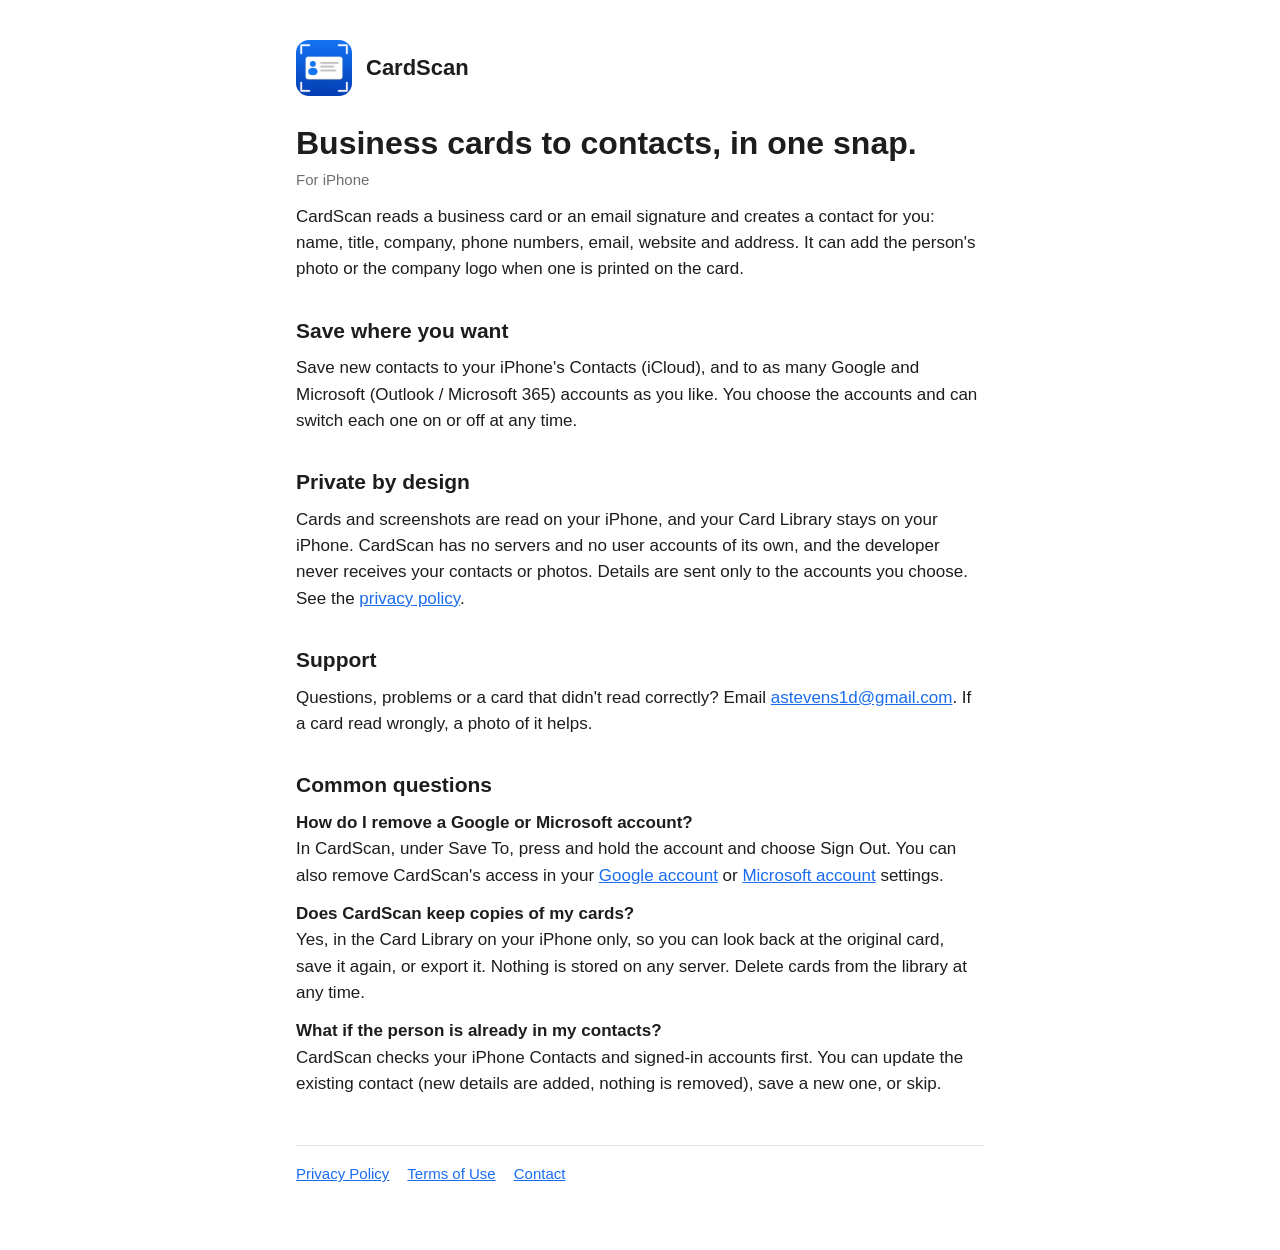
<file: index.html>
<!doctype html>
<html lang="en"><head><meta charset="utf-8"><meta name="viewport" content="width=device-width, initial-scale=1">
<title>Andrew D. Stevens</title><meta http-equiv="refresh" content="0; url=/cardscan/"></head>
<body><p><a href="/cardscan/">CardScan</a></p></body></html>
</file>
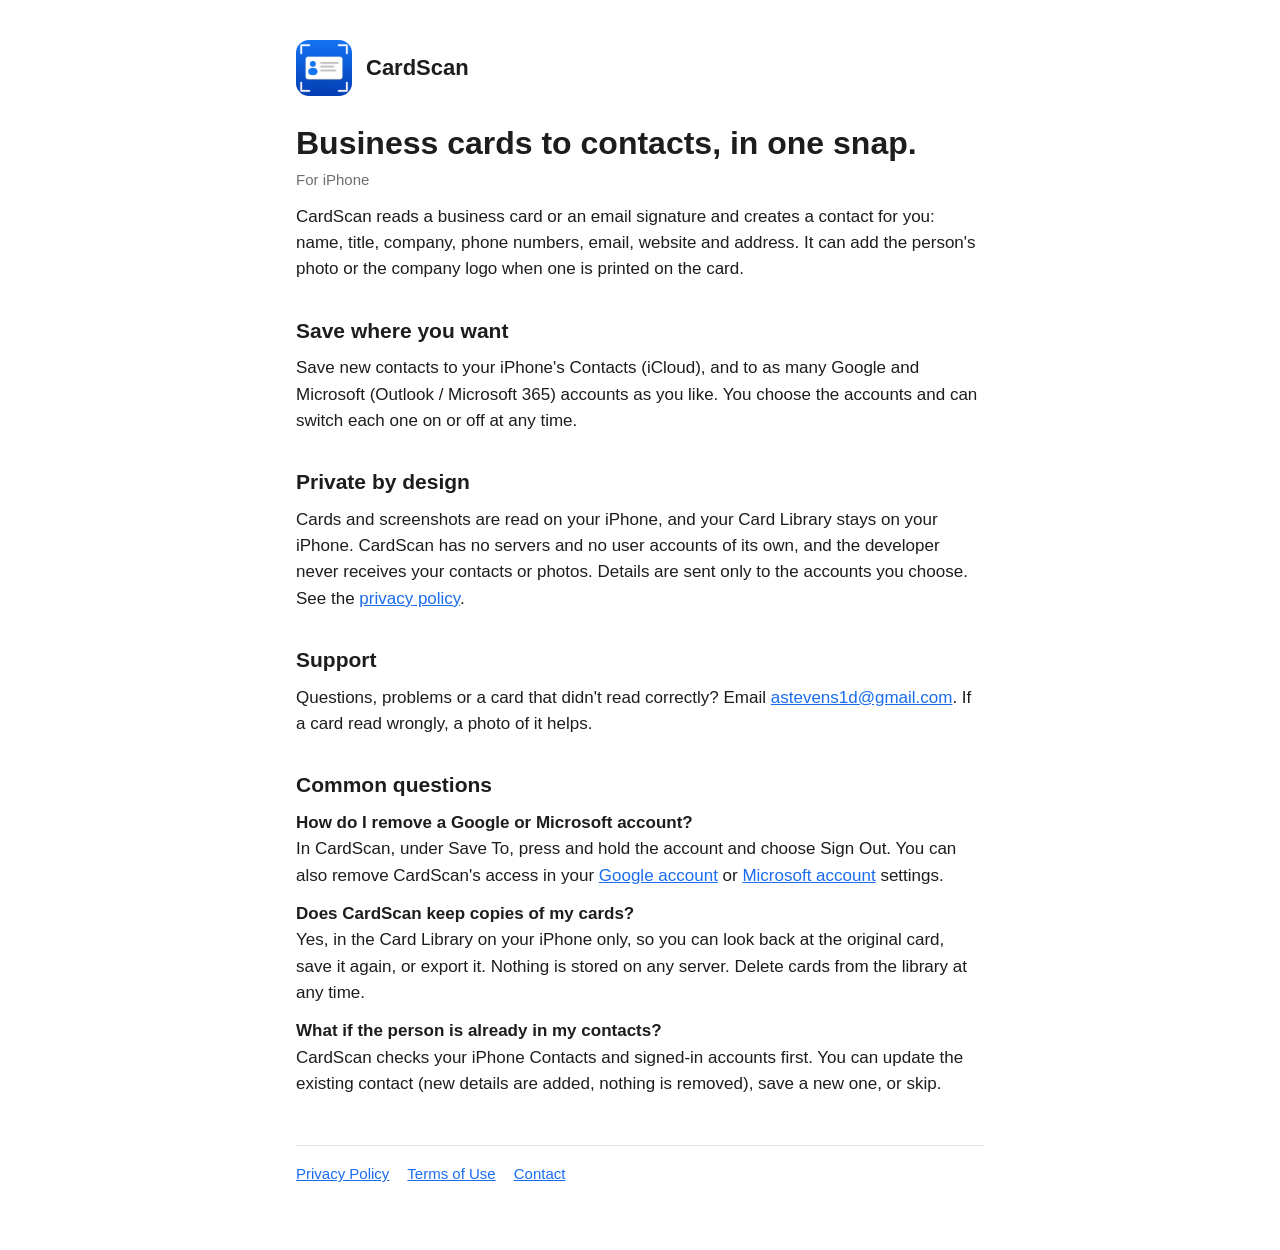
<file: cardscan/index.html>
<!doctype html>
<html lang="en">
<head>
<meta charset="utf-8">
<meta name="viewport" content="width=device-width, initial-scale=1">
<title>CardScan</title>
<meta name="description" content="CardScan turns business cards and email signatures into contacts on your iPhone.">
<link rel="icon" href="icon.png">
<link rel="stylesheet" href="style.css">
</head>
<body>
<main>
  <header><img src="icon.png" alt=""><a href="/cardscan/">CardScan</a></header>

  <h1>Business cards to contacts, in one snap.</h1>
  <p class="muted">For iPhone</p>

  <p>CardScan reads a business card or an email signature and creates a contact for you: name, title, company, phone numbers, email, website and address. It can add the person's photo or the company logo when one is printed on the card.</p>

  <h2>Save where you want</h2>
  <p>Save new contacts to your iPhone's Contacts (iCloud), and to as many Google and Microsoft (Outlook / Microsoft 365) accounts as you like. You choose the accounts and can switch each one on or off at any time.</p>

  <h2>Private by design</h2>
  <p>Cards and screenshots are read on your iPhone, and your Card Library stays on your iPhone. CardScan has no servers and no user accounts of its own, and the developer never receives your contacts or photos. Details are sent only to the accounts you choose. See the <a href="/cardscan/privacy-policy/">privacy policy</a>.</p>

  <h2>Support</h2>
  <p>Questions, problems or a card that didn't read correctly? Email <a href="mailto:astevens1d@gmail.com?subject=CardScan%20support">astevens1d@gmail.com</a>. If a card read wrongly, a photo of it helps.</p>

  <h2>Common questions</h2>
  <p><strong>How do I remove a Google or Microsoft account?</strong><br>In CardScan, under Save To, press and hold the account and choose Sign Out. You can also remove CardScan's access in your <a href="https://myaccount.google.com/connections">Google account</a> or <a href="https://account.live.com/consent/Manage">Microsoft account</a> settings.</p>
  <p><strong>Does CardScan keep copies of my cards?</strong><br>Yes, in the Card Library on your iPhone only, so you can look back at the original card, save it again, or export it. Nothing is stored on any server. Delete cards from the library at any time.</p>
  <p><strong>What if the person is already in my contacts?</strong><br>CardScan checks your iPhone Contacts and signed-in accounts first. You can update the existing contact (new details are added, nothing is removed), save a new one, or skip.</p>

  <nav><a href="/cardscan/privacy-policy/">Privacy Policy</a><a href="/cardscan/terms/">Terms of Use</a><a href="mailto:astevens1d@gmail.com">Contact</a></nav>
</main>
</body>
</html>
</file>
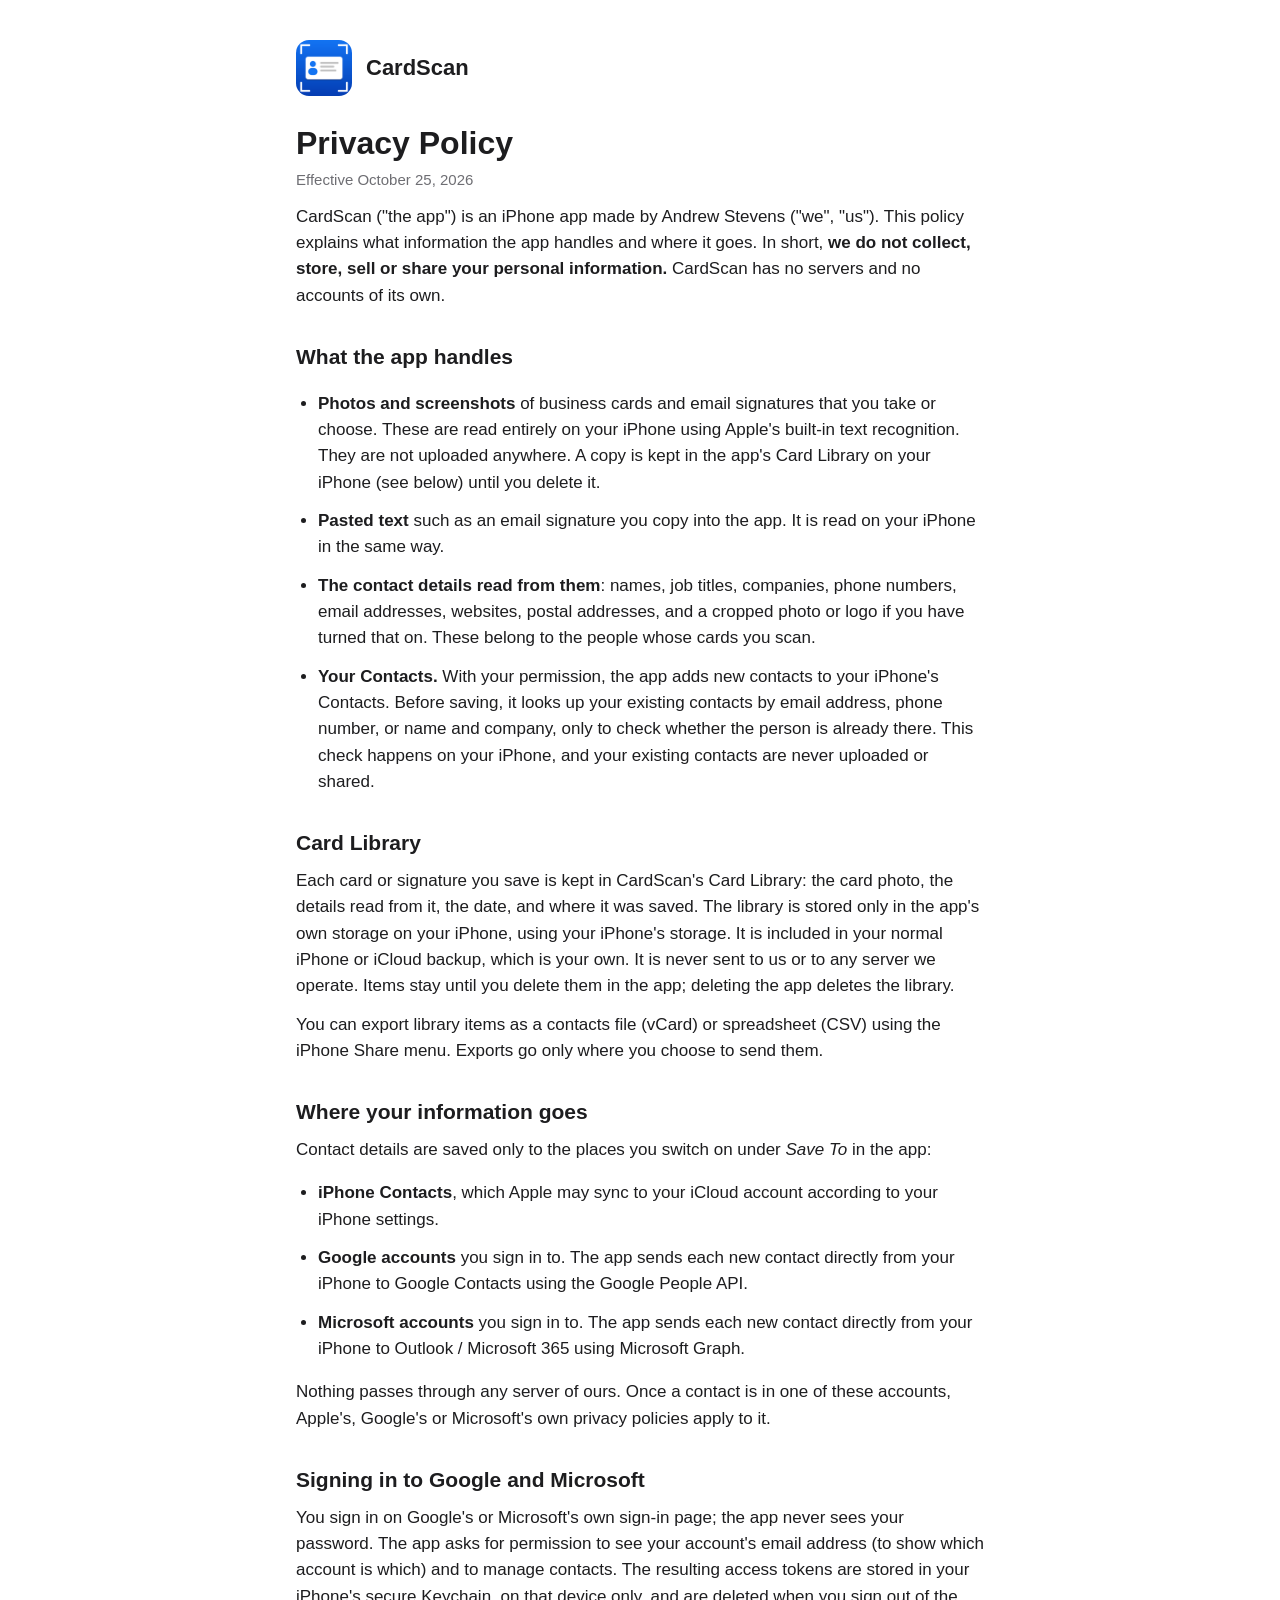
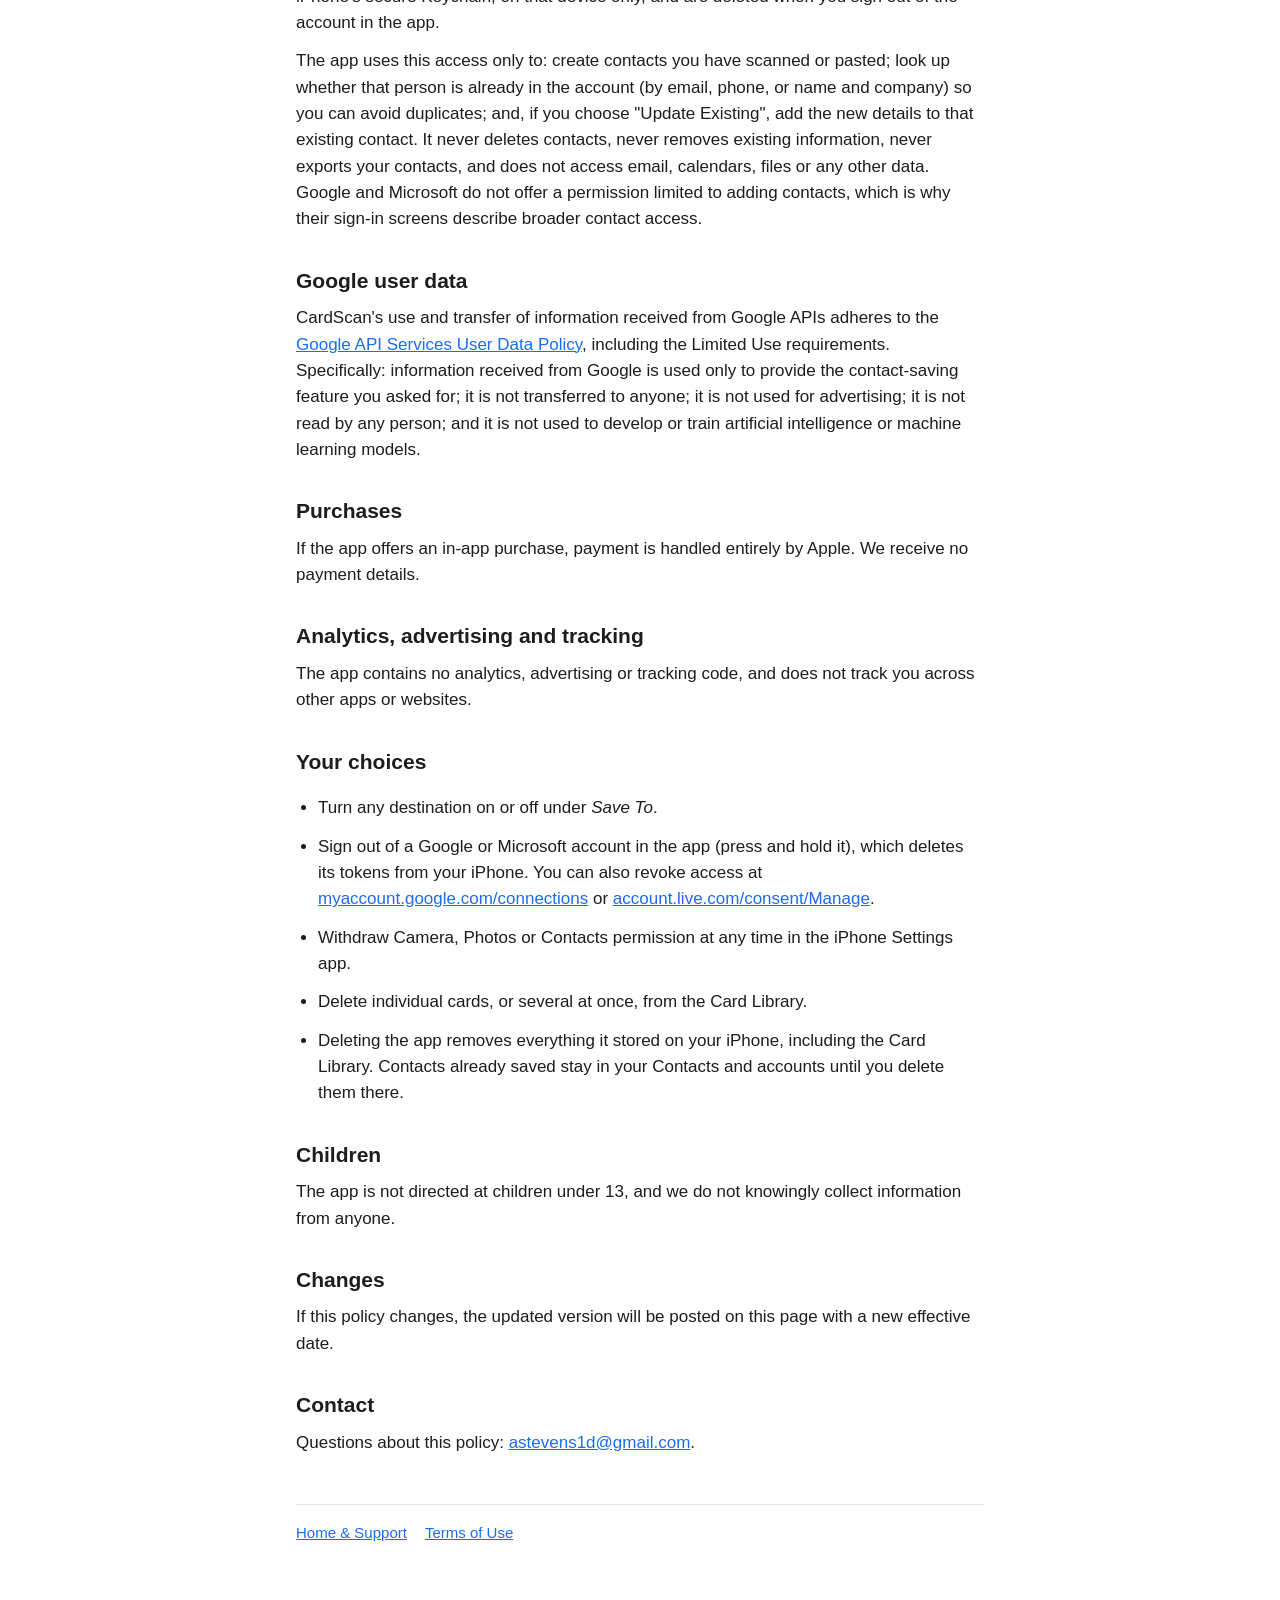
<file: cardscan/privacy-policy/index.html>
<!doctype html>
<html lang="en">
<head>
<meta charset="utf-8">
<meta name="viewport" content="width=device-width, initial-scale=1">
<title>CardScan Privacy Policy</title>
<link rel="icon" href="../icon.png">
<link rel="stylesheet" href="../style.css">
</head>
<body>
<main>
  <header><img src="../icon.png" alt=""><a href="/cardscan/">CardScan</a></header>

  <h1>Privacy Policy</h1>
  <p class="muted">Effective October 25, 2026</p>

  <p>CardScan ("the app") is an iPhone app made by Andrew Stevens ("we", "us"). This policy explains what information the app handles and where it goes. In short, <strong>we do not collect, store, sell or share your personal information.</strong> CardScan has no servers and no accounts of its own.</p>

  <h2>What the app handles</h2>
  <ul>
    <li><strong>Photos and screenshots</strong> of business cards and email signatures that you take or choose. These are read entirely on your iPhone using Apple's built-in text recognition. They are not uploaded anywhere. A copy is kept in the app's Card Library on your iPhone (see below) until you delete it.</li>
    <li><strong>Pasted text</strong> such as an email signature you copy into the app. It is read on your iPhone in the same way.</li>
    <li><strong>The contact details read from them</strong>: names, job titles, companies, phone numbers, email addresses, websites, postal addresses, and a cropped photo or logo if you have turned that on. These belong to the people whose cards you scan.</li>
    <li><strong>Your Contacts.</strong> With your permission, the app adds new contacts to your iPhone's Contacts. Before saving, it looks up your existing contacts by email address, phone number, or name and company, only to check whether the person is already there. This check happens on your iPhone, and your existing contacts are never uploaded or shared.</li>
  </ul>

  <h2>Card Library</h2>
  <p>Each card or signature you save is kept in CardScan's Card Library: the card photo, the details read from it, the date, and where it was saved. The library is stored only in the app's own storage on your iPhone, using your iPhone's storage. It is included in your normal iPhone or iCloud backup, which is your own. It is never sent to us or to any server we operate. Items stay until you delete them in the app; deleting the app deletes the library.</p>
  <p>You can export library items as a contacts file (vCard) or spreadsheet (CSV) using the iPhone Share menu. Exports go only where you choose to send them.</p>

  <h2>Where your information goes</h2>
  <p>Contact details are saved only to the places you switch on under <em>Save To</em> in the app:</p>
  <ul>
    <li><strong>iPhone Contacts</strong>, which Apple may sync to your iCloud account according to your iPhone settings.</li>
    <li><strong>Google accounts</strong> you sign in to. The app sends each new contact directly from your iPhone to Google Contacts using the Google People API.</li>
    <li><strong>Microsoft accounts</strong> you sign in to. The app sends each new contact directly from your iPhone to Outlook / Microsoft 365 using Microsoft Graph.</li>
  </ul>
  <p>Nothing passes through any server of ours. Once a contact is in one of these accounts, Apple's, Google's or Microsoft's own privacy policies apply to it.</p>

  <h2>Signing in to Google and Microsoft</h2>
  <p>You sign in on Google's or Microsoft's own sign-in page; the app never sees your password. The app asks for permission to see your account's email address (to show which account is which) and to manage contacts. The resulting access tokens are stored in your iPhone's secure Keychain, on that device only, and are deleted when you sign out of the account in the app.</p>
  <p>The app uses this access only to: create contacts you have scanned or pasted; look up whether that person is already in the account (by email, phone, or name and company) so you can avoid duplicates; and, if you choose "Update Existing", add the new details to that existing contact. It never deletes contacts, never removes existing information, never exports your contacts, and does not access email, calendars, files or any other data. Google and Microsoft do not offer a permission limited to adding contacts, which is why their sign-in screens describe broader contact access.</p>

  <h2>Google user data</h2>
  <p>CardScan's use and transfer of information received from Google APIs adheres to the <a href="https://developers.google.com/terms/api-services-user-data-policy">Google API Services User Data Policy</a>, including the Limited Use requirements. Specifically: information received from Google is used only to provide the contact-saving feature you asked for; it is not transferred to anyone; it is not used for advertising; it is not read by any person; and it is not used to develop or train artificial intelligence or machine learning models.</p>

  <h2>Purchases</h2>
  <p>If the app offers an in-app purchase, payment is handled entirely by Apple. We receive no payment details.</p>

  <h2>Analytics, advertising and tracking</h2>
  <p>The app contains no analytics, advertising or tracking code, and does not track you across other apps or websites.</p>

  <h2>Your choices</h2>
  <ul>
    <li>Turn any destination on or off under <em>Save To</em>.</li>
    <li>Sign out of a Google or Microsoft account in the app (press and hold it), which deletes its tokens from your iPhone. You can also revoke access at <a href="https://myaccount.google.com/connections">myaccount.google.com/connections</a> or <a href="https://account.live.com/consent/Manage">account.live.com/consent/Manage</a>.</li>
    <li>Withdraw Camera, Photos or Contacts permission at any time in the iPhone Settings app.</li>
    <li>Delete individual cards, or several at once, from the Card Library.</li>
    <li>Deleting the app removes everything it stored on your iPhone, including the Card Library. Contacts already saved stay in your Contacts and accounts until you delete them there.</li>
  </ul>

  <h2>Children</h2>
  <p>The app is not directed at children under 13, and we do not knowingly collect information from anyone.</p>

  <h2>Changes</h2>
  <p>If this policy changes, the updated version will be posted on this page with a new effective date.</p>

  <h2>Contact</h2>
  <p>Questions about this policy: <a href="mailto:astevens1d@gmail.com?subject=CardScan%20privacy">astevens1d@gmail.com</a>.</p>

  <nav><a href="/cardscan/">Home &amp; Support</a><a href="/cardscan/terms/">Terms of Use</a></nav>
</main>
</body>
</html>
</file>
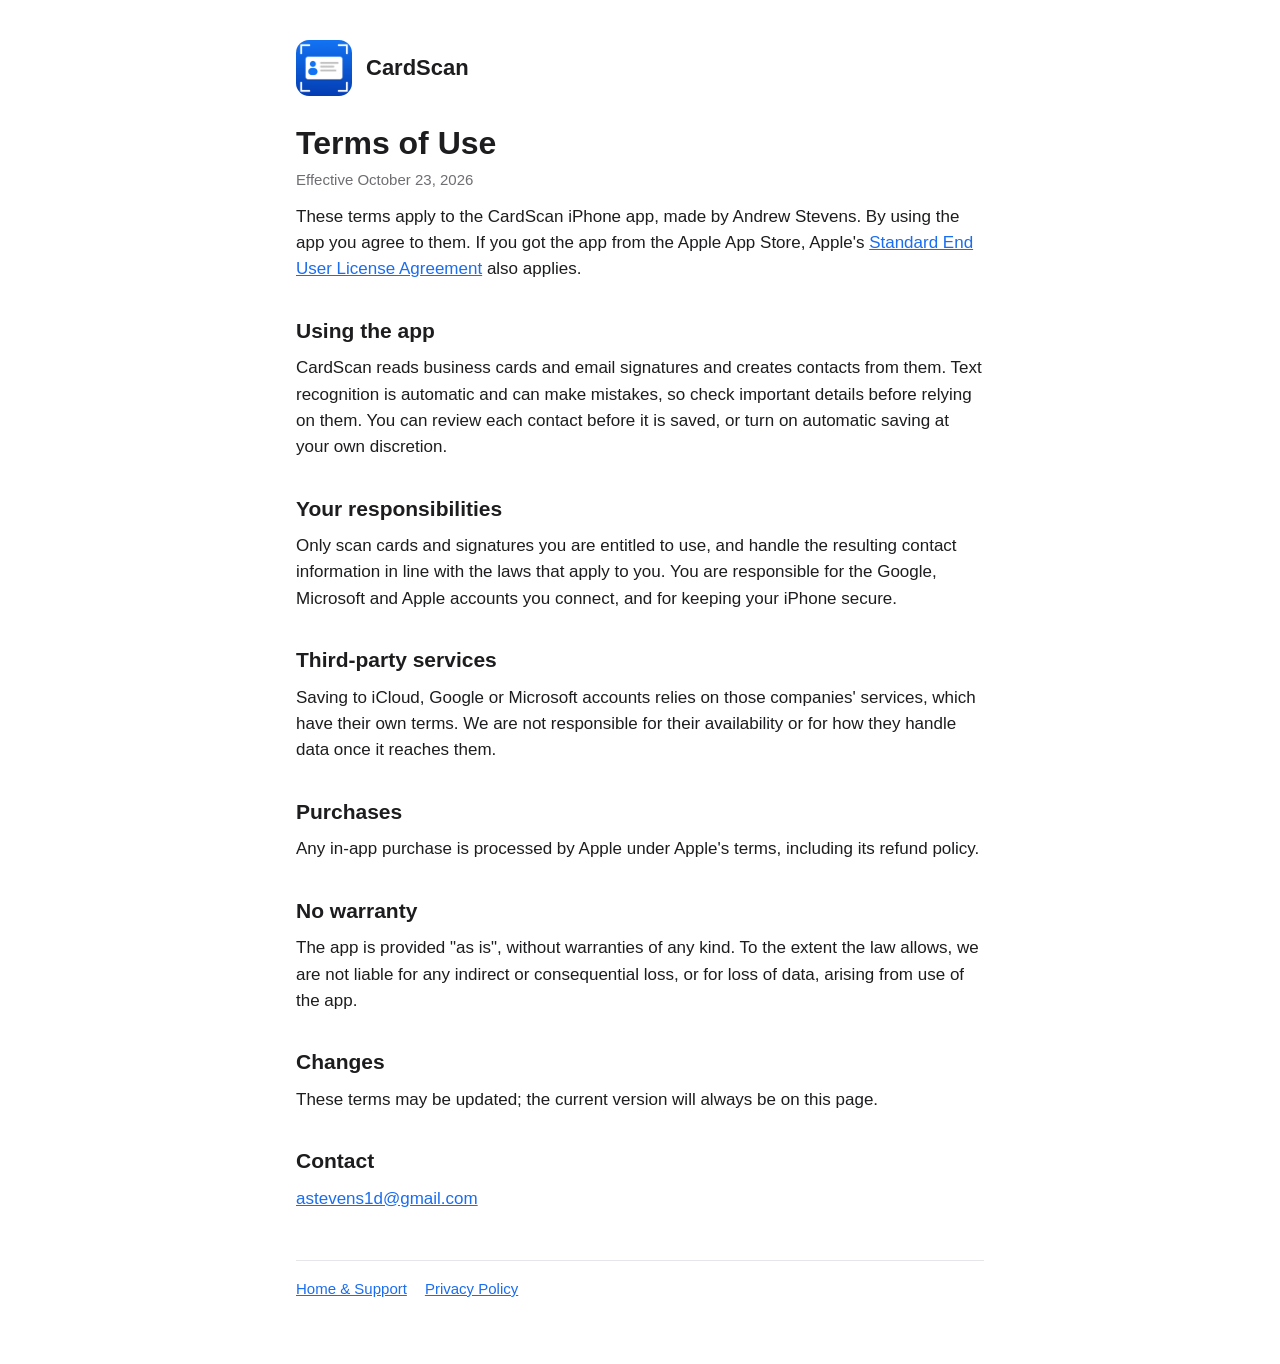
<file: cardscan/terms/index.html>
<!doctype html>
<html lang="en">
<head>
<meta charset="utf-8">
<meta name="viewport" content="width=device-width, initial-scale=1">
<title>CardScan Terms of Use</title>
<link rel="icon" href="../icon.png">
<link rel="stylesheet" href="../style.css">
</head>
<body>
<main>
  <header><img src="../icon.png" alt=""><a href="/cardscan/">CardScan</a></header>

  <h1>Terms of Use</h1>
  <p class="muted">Effective October 23, 2026</p>

  <p>These terms apply to the CardScan iPhone app, made by Andrew Stevens. By using the app you agree to them. If you got the app from the Apple App Store, Apple's <a href="https://www.apple.com/legal/internet-services/itunes/dev/stdeula/">Standard End User License Agreement</a> also applies.</p>

  <h2>Using the app</h2>
  <p>CardScan reads business cards and email signatures and creates contacts from them. Text recognition is automatic and can make mistakes, so check important details before relying on them. You can review each contact before it is saved, or turn on automatic saving at your own discretion.</p>

  <h2>Your responsibilities</h2>
  <p>Only scan cards and signatures you are entitled to use, and handle the resulting contact information in line with the laws that apply to you. You are responsible for the Google, Microsoft and Apple accounts you connect, and for keeping your iPhone secure.</p>

  <h2>Third-party services</h2>
  <p>Saving to iCloud, Google or Microsoft accounts relies on those companies' services, which have their own terms. We are not responsible for their availability or for how they handle data once it reaches them.</p>

  <h2>Purchases</h2>
  <p>Any in-app purchase is processed by Apple under Apple's terms, including its refund policy.</p>

  <h2>No warranty</h2>
  <p>The app is provided "as is", without warranties of any kind. To the extent the law allows, we are not liable for any indirect or consequential loss, or for loss of data, arising from use of the app.</p>

  <h2>Changes</h2>
  <p>These terms may be updated; the current version will always be on this page.</p>

  <h2>Contact</h2>
  <p><a href="mailto:astevens1d@gmail.com?subject=CardScan">astevens1d@gmail.com</a></p>

  <nav><a href="/cardscan/">Home &amp; Support</a><a href="/cardscan/privacy-policy/">Privacy Policy</a></nav>
</main>
</body>
</html>
</file>
<file: cardscan/style.css>
:root {
  --bg: #ffffff; --text: #1d1d1f; --muted: #6e6e73; --accent: #1a6cf0; --rule: #e5e5ea;
}
@media (prefers-color-scheme: dark) {
  :root { --bg: #000000; --text: #f5f5f7; --muted: #a1a1a6; --accent: #4c94ff; --rule: #2c2c2e; }
}
* { box-sizing: border-box; }
body {
  margin: 0; background: var(--bg); color: var(--text);
  font: 17px/1.55 -apple-system, BlinkMacSystemFont, "Segoe UI", Roboto, Helvetica, Arial, sans-serif;
}
main { max-width: 720px; margin: 0 auto; padding: 40px 16px 64px; }
header { display: flex; align-items: center; gap: 14px; margin-bottom: 28px; }
header img { width: 56px; height: 56px; border-radius: 13px; }
header a { color: inherit; text-decoration: none; font-weight: 600; font-size: 22px; }
h1 { font-size: 32px; line-height: 1.2; margin: 0 0 6px; }
h2 { font-size: 21px; margin: 32px 0 8px; }
p, li { margin: 0 0 12px; }
ul { padding-left: 22px; }
a { color: var(--accent); }
.muted { color: var(--muted); font-size: 15px; }
nav { margin-top: 48px; padding-top: 16px; border-top: 1px solid var(--rule); font-size: 15px; }
nav a { margin-right: 18px; }
</file>
